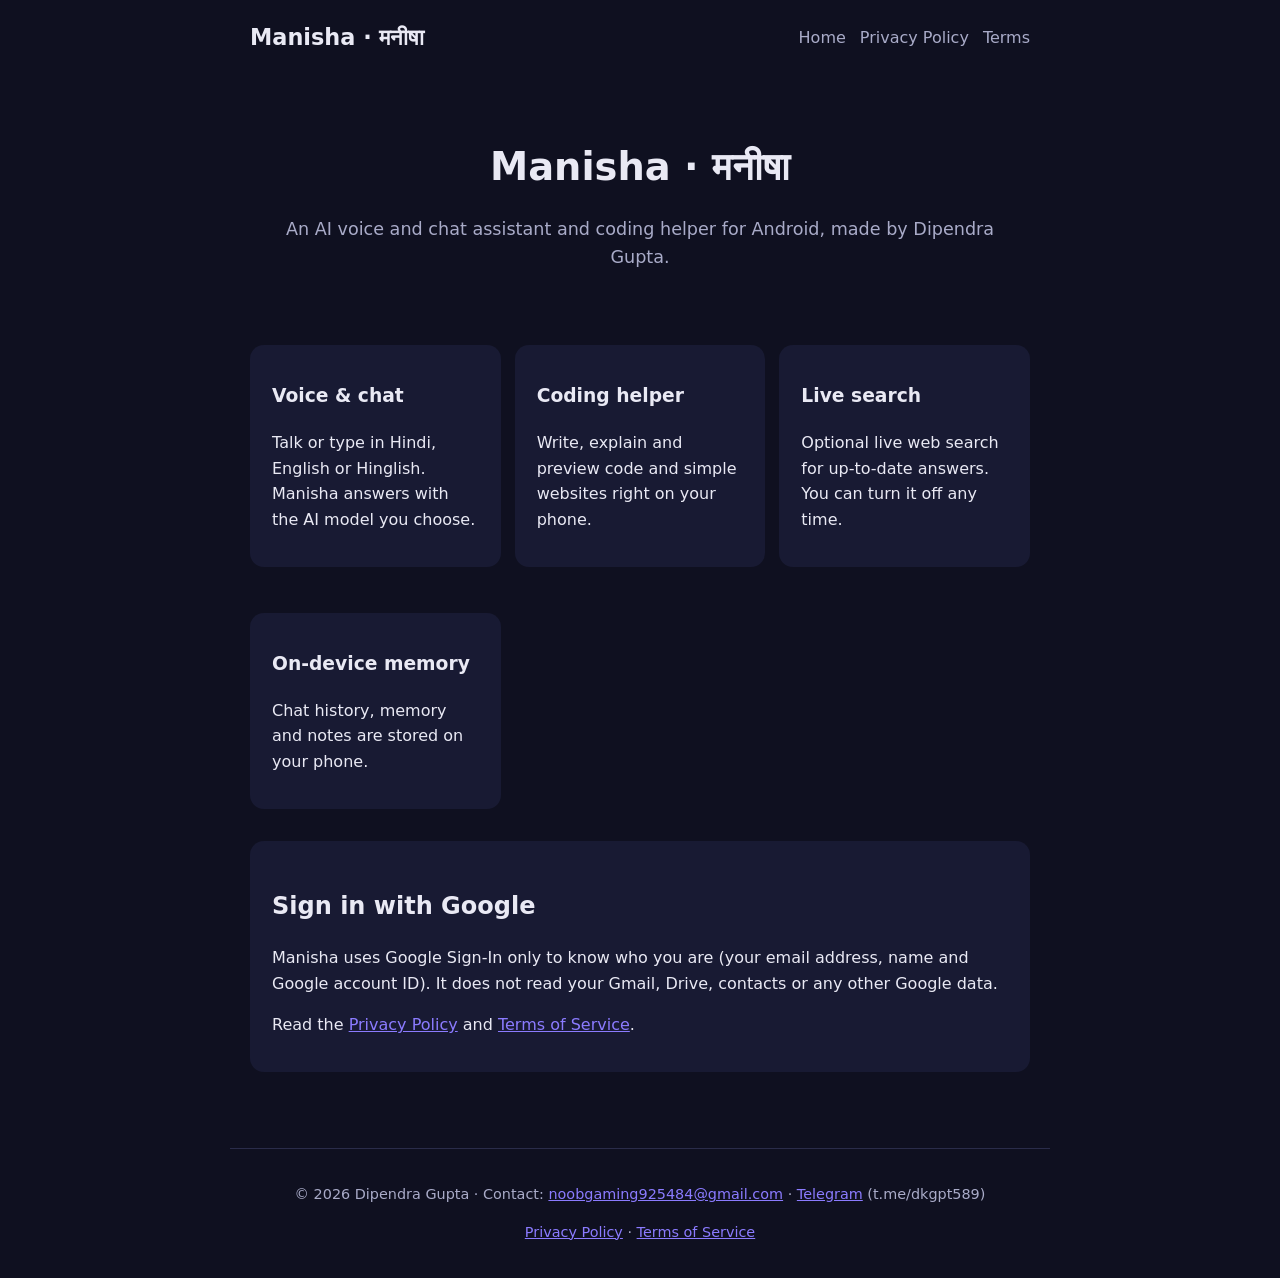
<file: index.html>
<!DOCTYPE html>
<html lang="en">
<head>
<meta charset="utf-8">
<meta name="viewport" content="width=device-width, initial-scale=1">
<title>Manisha (मनीषा) — AI assistant for Android</title>
<meta name="description" content="Manisha (मनीषा) — AI voice and chat assistant and coding helper for Android.">
<link rel="stylesheet" href="style.css">
</head>
<body>
<header>
  <a class="brand" href="index.html">Manisha · मनीषा</a>
  <nav><a href="index.html">Home</a><a href="privacy.html">Privacy Policy</a><a href="terms.html">Terms</a></nav>
</header>
<main>
<section class="hero">
  <h1>Manisha · मनीषा</h1>
  <p>An AI voice and chat assistant and coding helper for Android, made by Dipendra Gupta.</p>
</section>
<div class="grid">
  <div class="card"><h3>Voice &amp; chat</h3><p>Talk or type in Hindi, English or Hinglish. Manisha answers with the AI model you choose.</p></div>
  <div class="card"><h3>Coding helper</h3><p>Write, explain and preview code and simple websites right on your phone.</p></div>
  <div class="card"><h3>Live search</h3><p>Optional live web search for up-to-date answers. You can turn it off any time.</p></div>
  <div class="card"><h3>On-device memory</h3><p>Chat history, memory and notes are stored on your phone.</p></div>
</div>
<div class="card">
  <h2>Sign in with Google</h2>
  <p>Manisha uses Google Sign-In only to know who you are (your email address, name and Google account ID). It does not read your Gmail, Drive, contacts or any other Google data.</p>
  <p>Read the <a href="privacy.html">Privacy Policy</a> and <a href="terms.html">Terms of Service</a>.</p>
</div>
</main>
<footer>
  <p>© 2026 Dipendra Gupta · Contact: <a href="mailto:noobgaming925484@gmail.com">noobgaming925484@gmail.com</a> · <a href="https://t.me/dkgpt589">Telegram</a> (t.me/dkgpt589)</p>
  <p><a href="privacy.html">Privacy Policy</a> · <a href="terms.html">Terms of Service</a></p>
</footer>
</body>
</html>
</file>
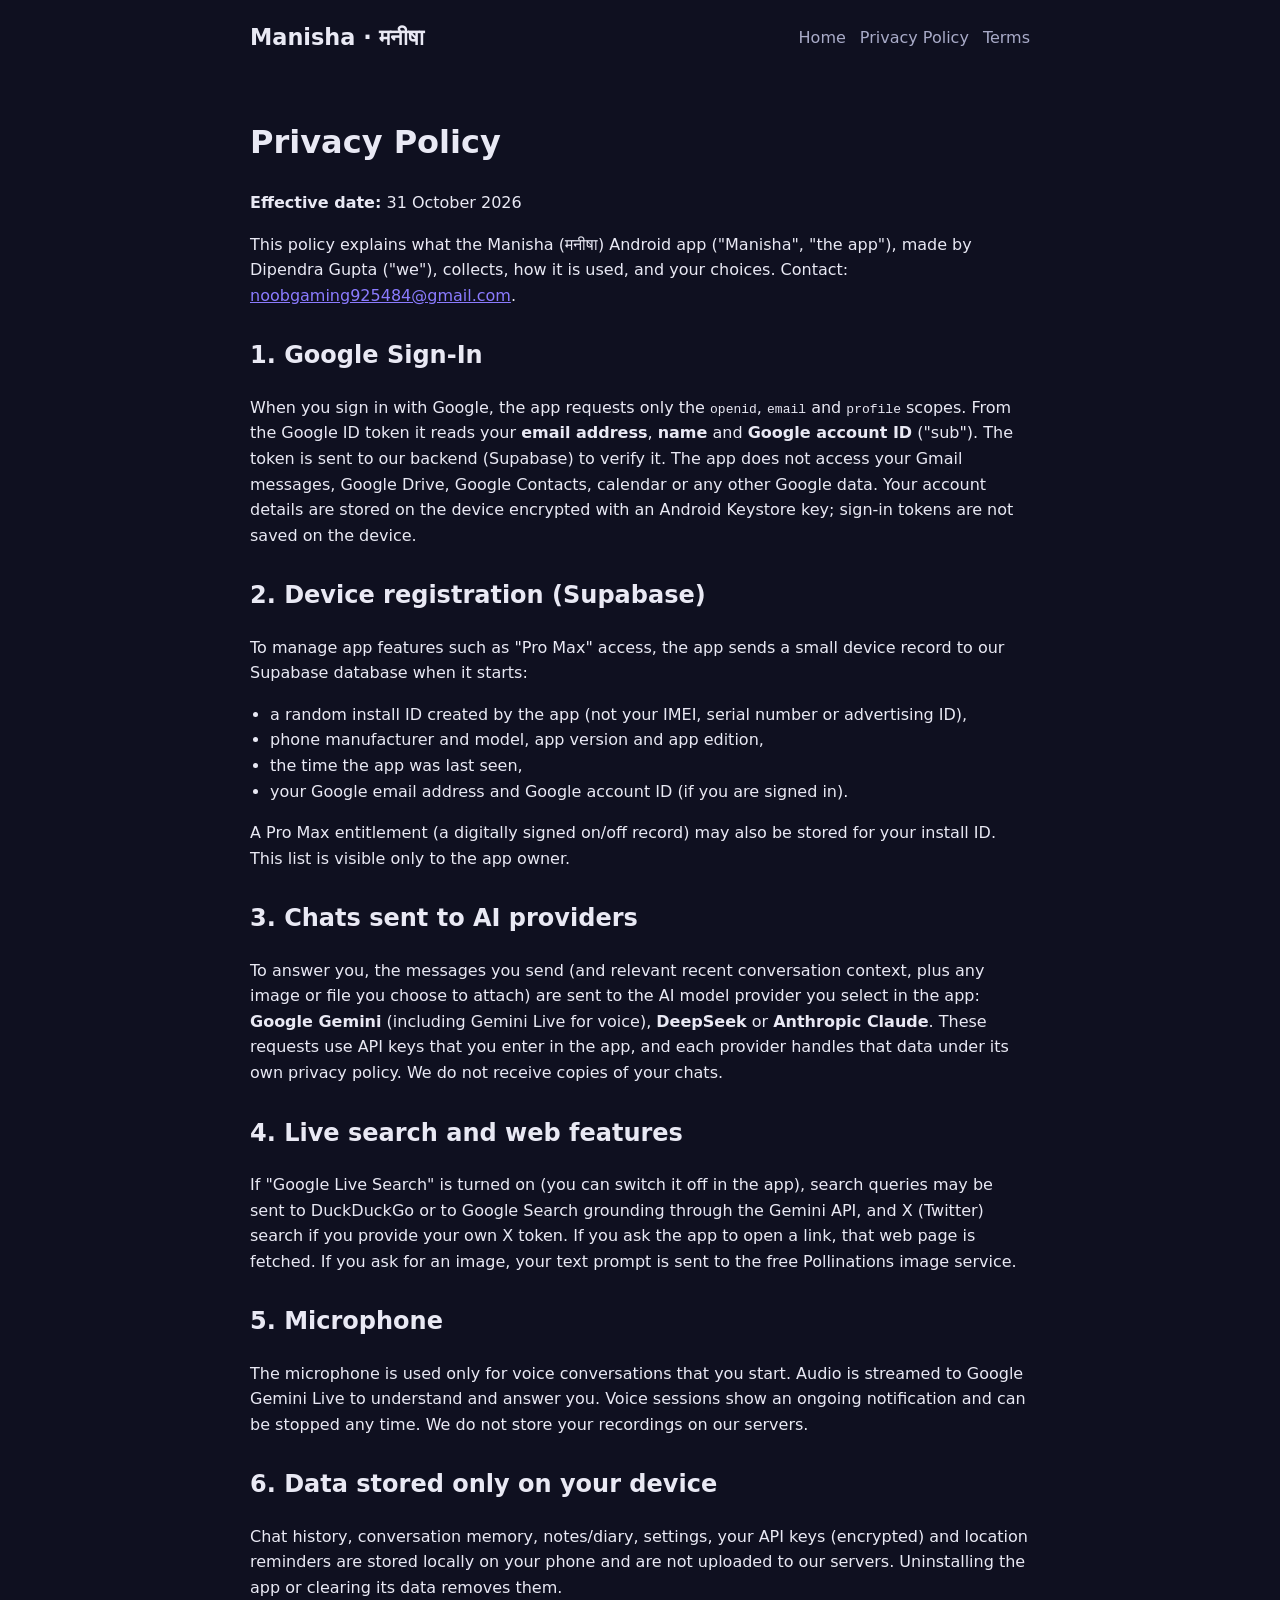
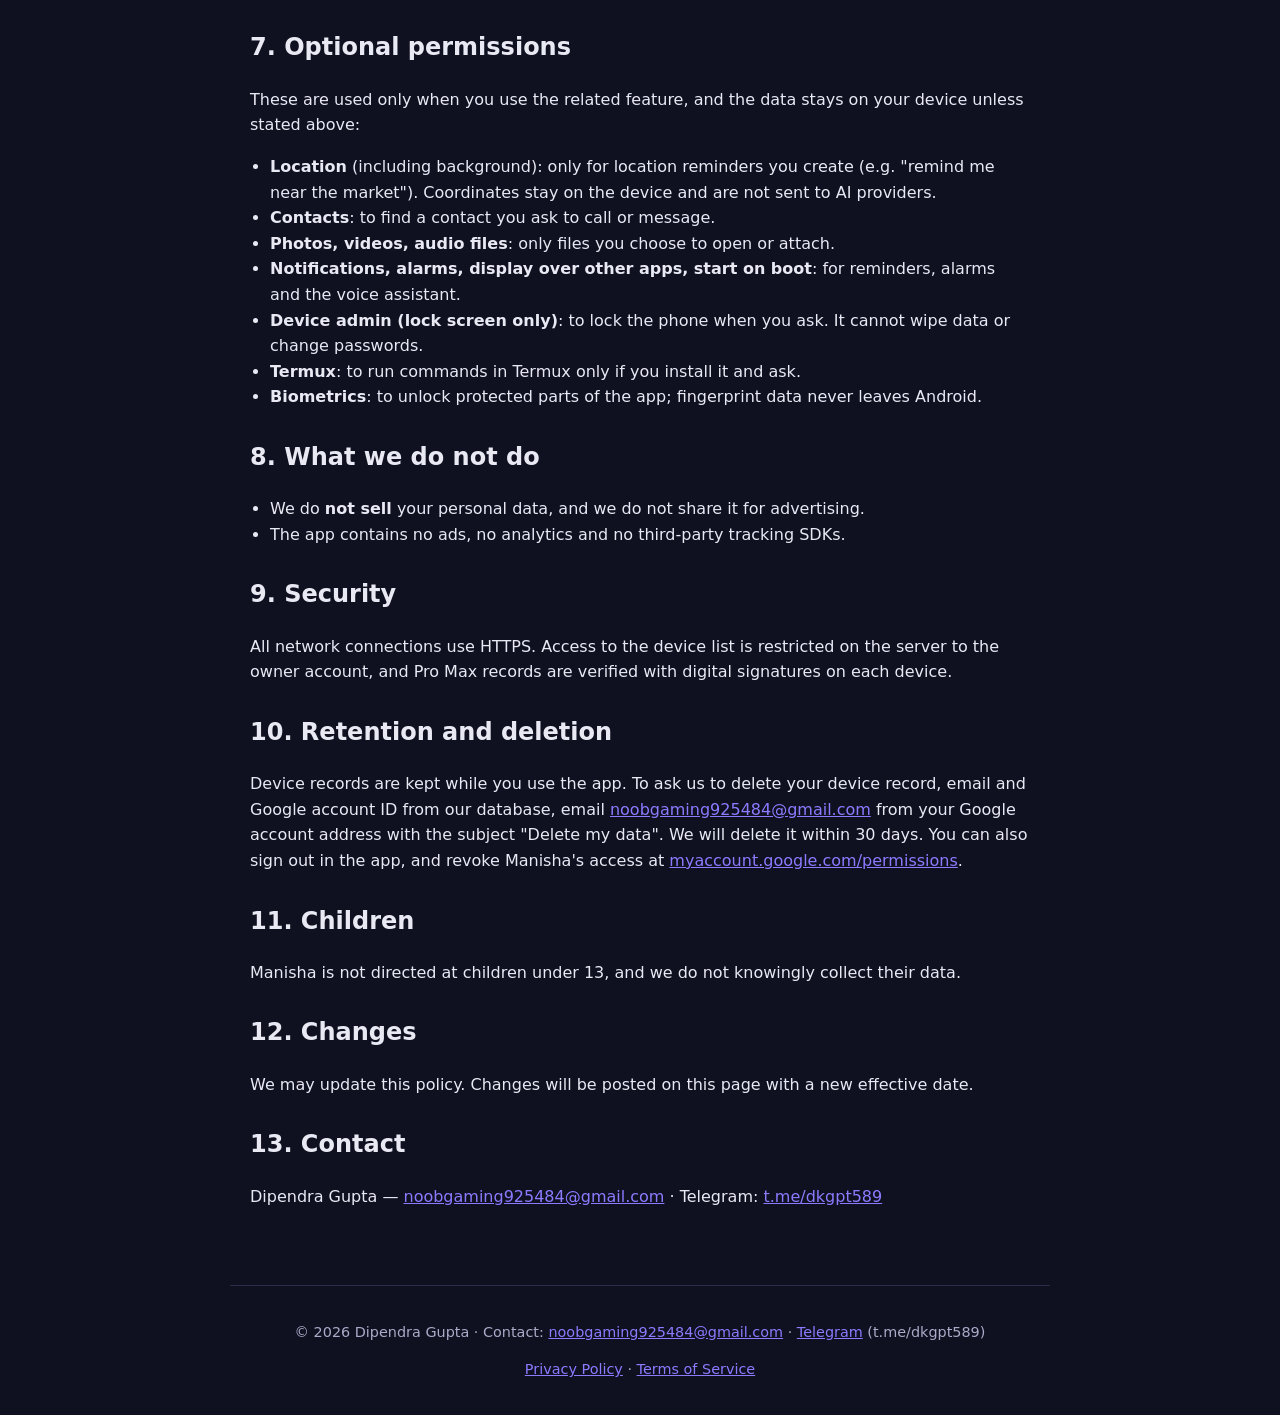
<file: privacy.html>
<!DOCTYPE html>
<html lang="en">
<head>
<meta charset="utf-8">
<meta name="viewport" content="width=device-width, initial-scale=1">
<title>Privacy Policy — Manisha</title>
<meta name="description" content="Manisha (मनीषा) — AI voice and chat assistant and coding helper for Android.">
<link rel="stylesheet" href="style.css">
</head>
<body>
<header>
  <a class="brand" href="index.html">Manisha · मनीषा</a>
  <nav><a href="index.html">Home</a><a href="privacy.html">Privacy Policy</a><a href="terms.html">Terms</a></nav>
</header>
<main>
<h1>Privacy Policy</h1>
<p><strong>Effective date:</strong> 31 October 2026</p>
<p>This policy explains what the Manisha (मनीषा) Android app ("Manisha", "the app"), made by Dipendra Gupta ("we"), collects, how it is used, and your choices. Contact: <a href="mailto:noobgaming925484@gmail.com">noobgaming925484@gmail.com</a>.</p>

<h2>1. Google Sign-In</h2>
<p>When you sign in with Google, the app requests only the <code>openid</code>, <code>email</code> and <code>profile</code> scopes. From the Google ID token it reads your <strong>email address</strong>, <strong>name</strong> and <strong>Google account ID</strong> ("sub"). The token is sent to our backend (Supabase) to verify it. The app does not access your Gmail messages, Google Drive, Google Contacts, calendar or any other Google data. Your account details are stored on the device encrypted with an Android Keystore key; sign-in tokens are not saved on the device.</p>

<h2>2. Device registration (Supabase)</h2>
<p>To manage app features such as "Pro Max" access, the app sends a small device record to our Supabase database when it starts:</p>
<ul>
  <li>a random install ID created by the app (not your IMEI, serial number or advertising ID),</li>
  <li>phone manufacturer and model, app version and app edition,</li>
  <li>the time the app was last seen,</li>
  <li>your Google email address and Google account ID (if you are signed in).</li>
</ul>
<p>A Pro Max entitlement (a digitally signed on/off record) may also be stored for your install ID. This list is visible only to the app owner.</p>

<h2>3. Chats sent to AI providers</h2>
<p>To answer you, the messages you send (and relevant recent conversation context, plus any image or file you choose to attach) are sent to the AI model provider you select in the app: <strong>Google Gemini</strong> (including Gemini Live for voice), <strong>DeepSeek</strong> or <strong>Anthropic Claude</strong>. These requests use API keys that you enter in the app, and each provider handles that data under its own privacy policy. We do not receive copies of your chats.</p>

<h2>4. Live search and web features</h2>
<p>If "Google Live Search" is turned on (you can switch it off in the app), search queries may be sent to DuckDuckGo or to Google Search grounding through the Gemini API, and X (Twitter) search if you provide your own X token. If you ask the app to open a link, that web page is fetched. If you ask for an image, your text prompt is sent to the free Pollinations image service.</p>

<h2>5. Microphone</h2>
<p>The microphone is used only for voice conversations that you start. Audio is streamed to Google Gemini Live to understand and answer you. Voice sessions show an ongoing notification and can be stopped any time. We do not store your recordings on our servers.</p>

<h2>6. Data stored only on your device</h2>
<p>Chat history, conversation memory, notes/diary, settings, your API keys (encrypted) and location reminders are stored locally on your phone and are not uploaded to our servers. Uninstalling the app or clearing its data removes them.</p>

<h2>7. Optional permissions</h2>
<p>These are used only when you use the related feature, and the data stays on your device unless stated above:</p>
<ul>
  <li><strong>Location</strong> (including background): only for location reminders you create (e.g. "remind me near the market"). Coordinates stay on the device and are not sent to AI providers.</li>
  <li><strong>Contacts</strong>: to find a contact you ask to call or message.</li>
  <li><strong>Photos, videos, audio files</strong>: only files you choose to open or attach.</li>
  <li><strong>Notifications, alarms, display over other apps, start on boot</strong>: for reminders, alarms and the voice assistant.</li>
  <li><strong>Device admin (lock screen only)</strong>: to lock the phone when you ask. It cannot wipe data or change passwords.</li>
  <li><strong>Termux</strong>: to run commands in Termux only if you install it and ask.</li>
  <li><strong>Biometrics</strong>: to unlock protected parts of the app; fingerprint data never leaves Android.</li>
</ul>

<h2>8. What we do not do</h2>
<ul>
  <li>We do <strong>not sell</strong> your personal data, and we do not share it for advertising.</li>
  <li>The app contains no ads, no analytics and no third-party tracking SDKs.</li>
</ul>

<h2>9. Security</h2>
<p>All network connections use HTTPS. Access to the device list is restricted on the server to the owner account, and Pro Max records are verified with digital signatures on each device.</p>

<h2>10. Retention and deletion</h2>
<p>Device records are kept while you use the app. To ask us to delete your device record, email and Google account ID from our database, email <a href="mailto:noobgaming925484@gmail.com">noobgaming925484@gmail.com</a> from your Google account address with the subject "Delete my data". We will delete it within 30 days. You can also sign out in the app, and revoke Manisha's access at <a href="https://myaccount.google.com/permissions">myaccount.google.com/permissions</a>.</p>

<h2>11. Children</h2>
<p>Manisha is not directed at children under 13, and we do not knowingly collect their data.</p>

<h2>12. Changes</h2>
<p>We may update this policy. Changes will be posted on this page with a new effective date.</p>

<h2>13. Contact</h2>
<p>Dipendra Gupta — <a href="mailto:noobgaming925484@gmail.com">noobgaming925484@gmail.com</a> · Telegram: <a href="https://t.me/dkgpt589">t.me/dkgpt589</a></p>
</main>
<footer>
  <p>© 2026 Dipendra Gupta · Contact: <a href="mailto:noobgaming925484@gmail.com">noobgaming925484@gmail.com</a> · <a href="https://t.me/dkgpt589">Telegram</a> (t.me/dkgpt589)</p>
  <p><a href="privacy.html">Privacy Policy</a> · <a href="terms.html">Terms of Service</a></p>
</footer>
</body>
</html>
</file>
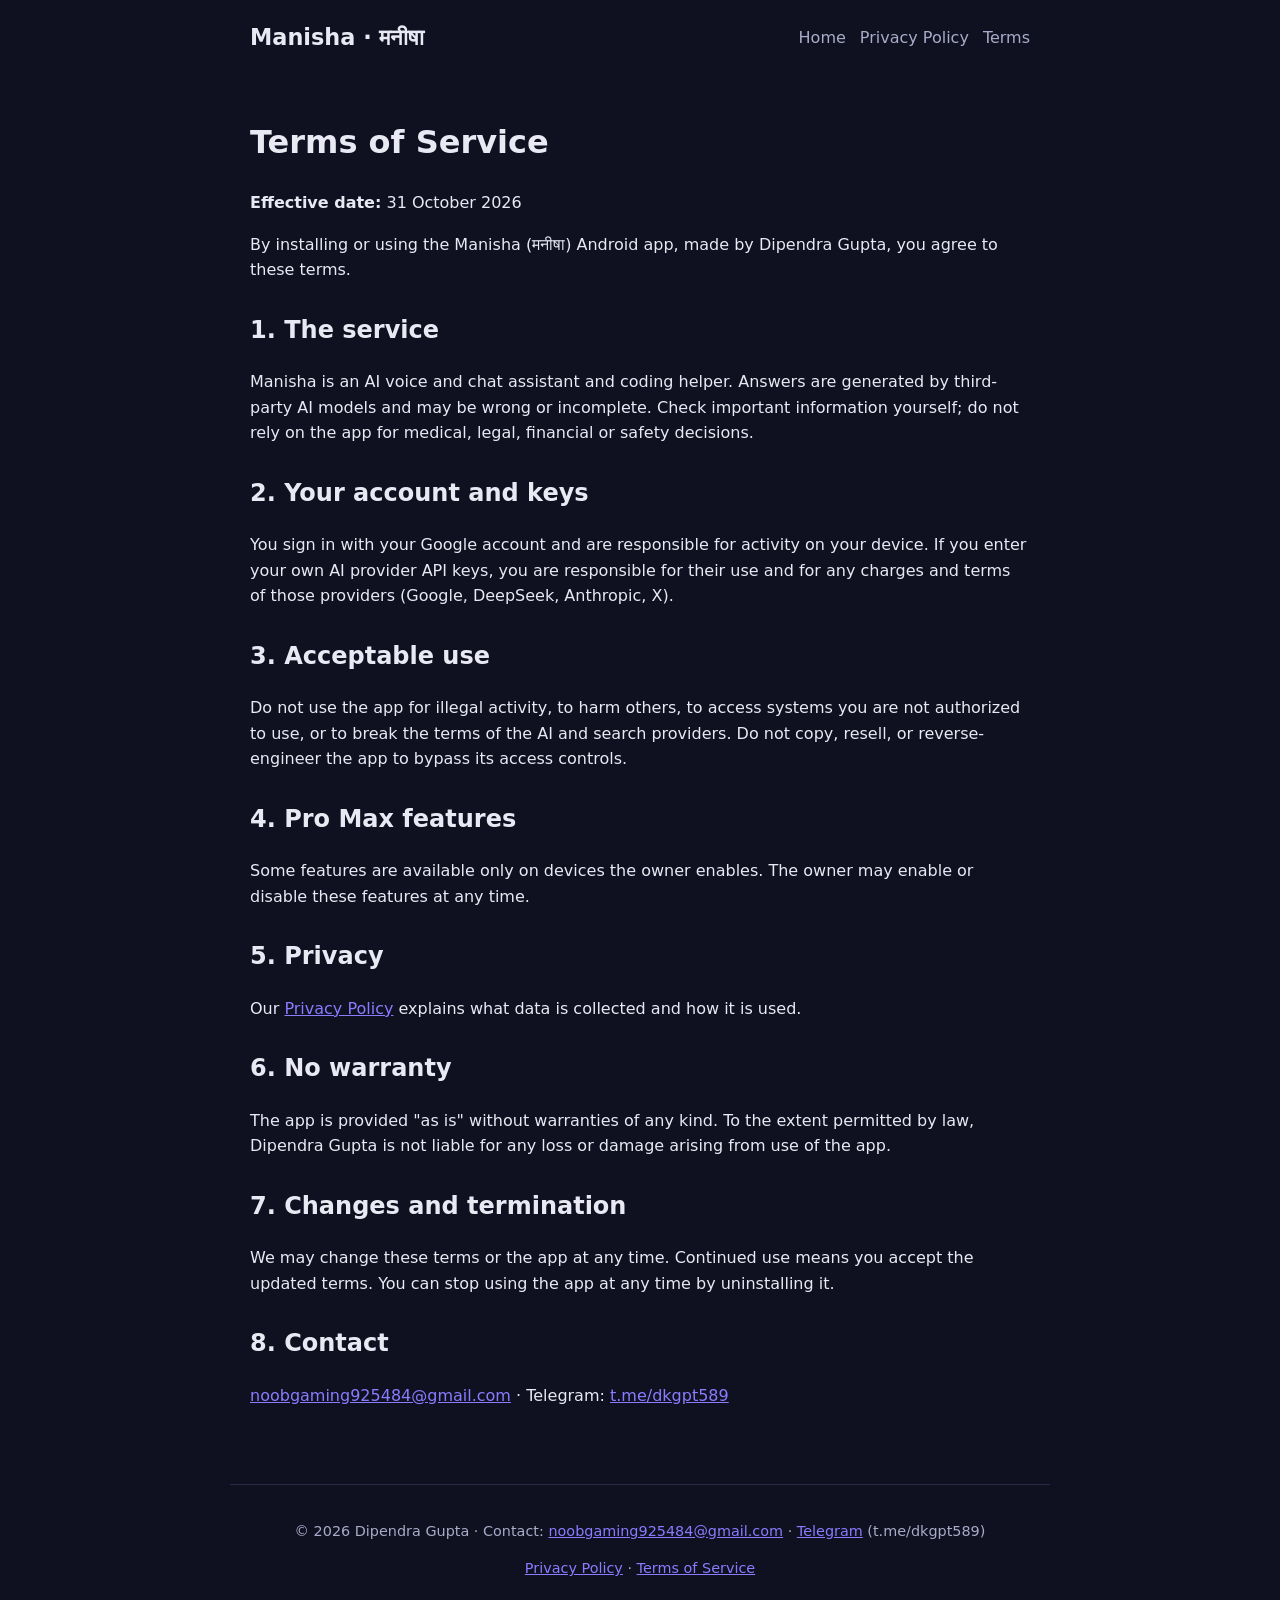
<file: terms.html>
<!DOCTYPE html>
<html lang="en">
<head>
<meta charset="utf-8">
<meta name="viewport" content="width=device-width, initial-scale=1">
<title>Terms of Service — Manisha</title>
<meta name="description" content="Manisha (मनीषा) — AI voice and chat assistant and coding helper for Android.">
<link rel="stylesheet" href="style.css">
</head>
<body>
<header>
  <a class="brand" href="index.html">Manisha · मनीषा</a>
  <nav><a href="index.html">Home</a><a href="privacy.html">Privacy Policy</a><a href="terms.html">Terms</a></nav>
</header>
<main>
<h1>Terms of Service</h1>
<p><strong>Effective date:</strong> 31 October 2026</p>
<p>By installing or using the Manisha (मनीषा) Android app, made by Dipendra Gupta, you agree to these terms.</p>
<h2>1. The service</h2>
<p>Manisha is an AI voice and chat assistant and coding helper. Answers are generated by third-party AI models and may be wrong or incomplete. Check important information yourself; do not rely on the app for medical, legal, financial or safety decisions.</p>
<h2>2. Your account and keys</h2>
<p>You sign in with your Google account and are responsible for activity on your device. If you enter your own AI provider API keys, you are responsible for their use and for any charges and terms of those providers (Google, DeepSeek, Anthropic, X).</p>
<h2>3. Acceptable use</h2>
<p>Do not use the app for illegal activity, to harm others, to access systems you are not authorized to use, or to break the terms of the AI and search providers. Do not copy, resell, or reverse-engineer the app to bypass its access controls.</p>
<h2>4. Pro Max features</h2>
<p>Some features are available only on devices the owner enables. The owner may enable or disable these features at any time.</p>
<h2>5. Privacy</h2>
<p>Our <a href="privacy.html">Privacy Policy</a> explains what data is collected and how it is used.</p>
<h2>6. No warranty</h2>
<p>The app is provided "as is" without warranties of any kind. To the extent permitted by law, Dipendra Gupta is not liable for any loss or damage arising from use of the app.</p>
<h2>7. Changes and termination</h2>
<p>We may change these terms or the app at any time. Continued use means you accept the updated terms. You can stop using the app at any time by uninstalling it.</p>
<h2>8. Contact</h2>
<p><a href="mailto:noobgaming925484@gmail.com">noobgaming925484@gmail.com</a> · Telegram: <a href="https://t.me/dkgpt589">t.me/dkgpt589</a></p>
</main>
<footer>
  <p>© 2026 Dipendra Gupta · Contact: <a href="mailto:noobgaming925484@gmail.com">noobgaming925484@gmail.com</a> · <a href="https://t.me/dkgpt589">Telegram</a> (t.me/dkgpt589)</p>
  <p><a href="privacy.html">Privacy Policy</a> · <a href="terms.html">Terms of Service</a></p>
</footer>
</body>
</html>
</file>
<file: style.css>
:root{--bg:#0f1020;--card:#181a33;--text:#e9e9f4;--muted:#a9abc8;--accent:#8b7bff}
*{box-sizing:border-box}
body{margin:0;font-family:system-ui,-apple-system,"Segoe UI",Roboto,"Noto Sans Devanagari",sans-serif;background:var(--bg);color:var(--text);line-height:1.6}
header,main,footer{max-width:820px;margin:0 auto;padding:20px}
header{display:flex;justify-content:space-between;align-items:center;flex-wrap:wrap;gap:10px}
.brand{font-size:1.4rem;font-weight:700;color:var(--text);text-decoration:none}
nav a{color:var(--muted);margin-left:14px;text-decoration:none}
nav a:hover,a{color:var(--accent)}
.hero{text-align:center;padding:40px 20px}
.hero h1{font-size:2.4rem;margin:0}
.hero p{color:var(--muted);font-size:1.1rem}
.card{background:var(--card);border-radius:14px;padding:18px 22px;margin:16px 0}
.grid{display:grid;grid-template-columns:repeat(auto-fit,minmax(220px,1fr));gap:14px}
h2{margin-top:28px}
footer{color:var(--muted);font-size:.9rem;text-align:center;border-top:1px solid #2a2c4a;margin-top:40px}
ul{padding-left:20px}
</file>
